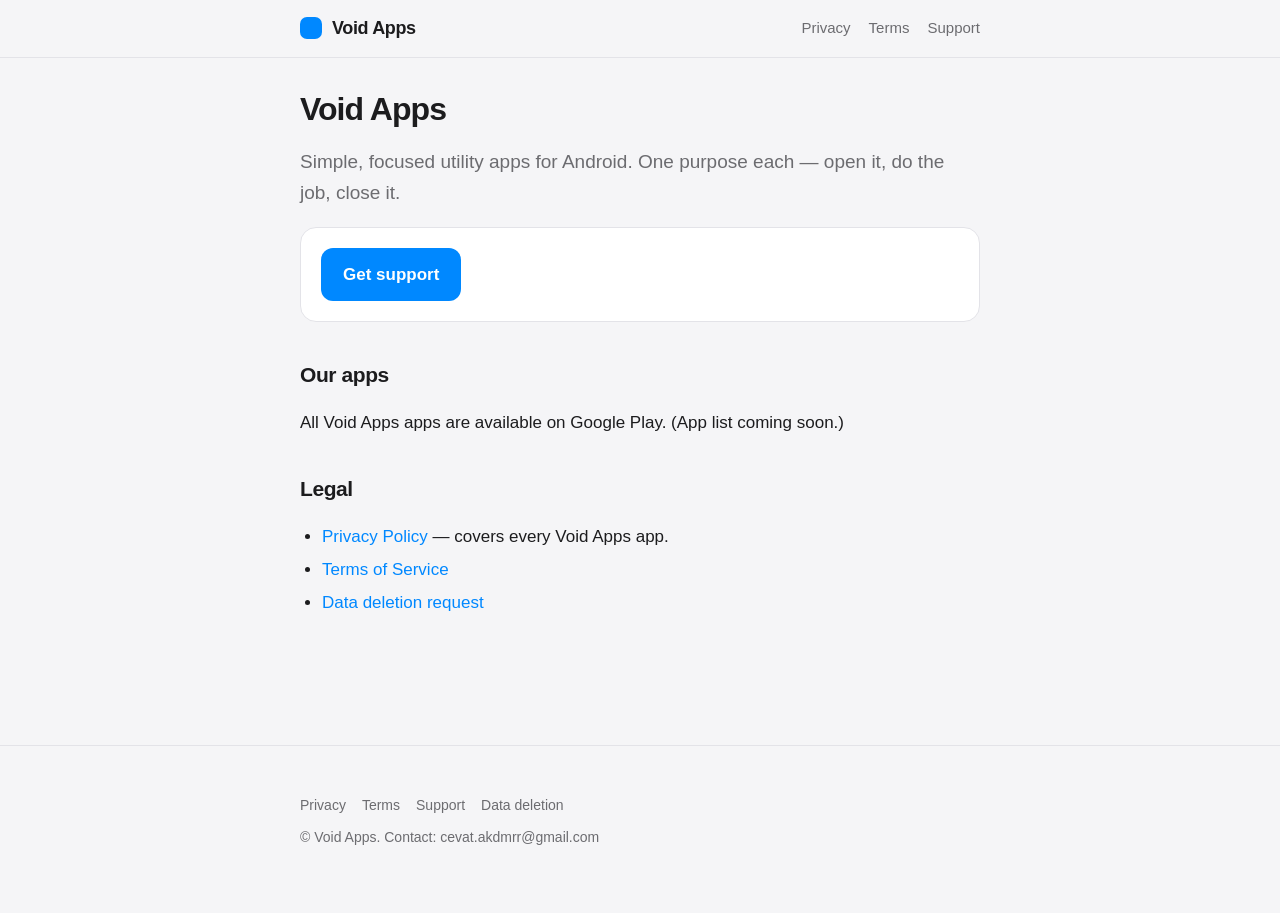
<file: index.html>
<!DOCTYPE html>
<html lang="en">
<head>
  <meta charset="utf-8" />
  <meta name="viewport" content="width=device-width, initial-scale=1" />
  <title>Void Apps</title>
  <meta name="description" content="Void Apps — simple, focused utility apps for Android." />
  <link rel="stylesheet" href="style.css" />
  <meta name="google-site-verification" content="SGgpcbIpQhHOWS-4QUq7Vo82llRJT5OQqD9Vr8IPdBI" />
</head>
<body>
  <header class="site">
    <div class="bar">
      <a class="brand" href="index.html"><span class="dot"></span> Void Apps</a>
      <nav>
        <a href="privacy.html">Privacy</a>
        <a href="terms.html">Terms</a>
        <a href="support.html">Support</a>
      </nav>
    </div>
  </header>

  <main class="wrap">
    <h1>Void Apps</h1>
    <p class="lede">Simple, focused utility apps for Android. One purpose each — open it, do the job, close it.</p>

    <div class="card">
      <a class="btn" href="support.html">Get support</a>
    </div>

    <h2>Our apps</h2>
    <p>All Void Apps apps are available on Google Play. (App list coming soon.)</p>

    <h2>Legal</h2>
    <ul>
      <li><a href="privacy.html">Privacy Policy</a> — covers every Void Apps app.</li>
      <li><a href="terms.html">Terms of Service</a></li>
      <li><a href="data-deletion.html">Data deletion request</a></li>
    </ul>
  </main>

  <footer class="site">
    <div class="wrap">
      <div class="links">
        <a href="privacy.html">Privacy</a>
        <a href="terms.html">Terms</a>
        <a href="support.html">Support</a>
        <a href="data-deletion.html">Data deletion</a>
      </div>
      <div>© Void Apps. Contact: <a href="mailto:cevat.akdmrr@gmail.com">cevat.akdmrr@gmail.com</a></div>
    </div>
  </footer>
</body>
</html>
</file>
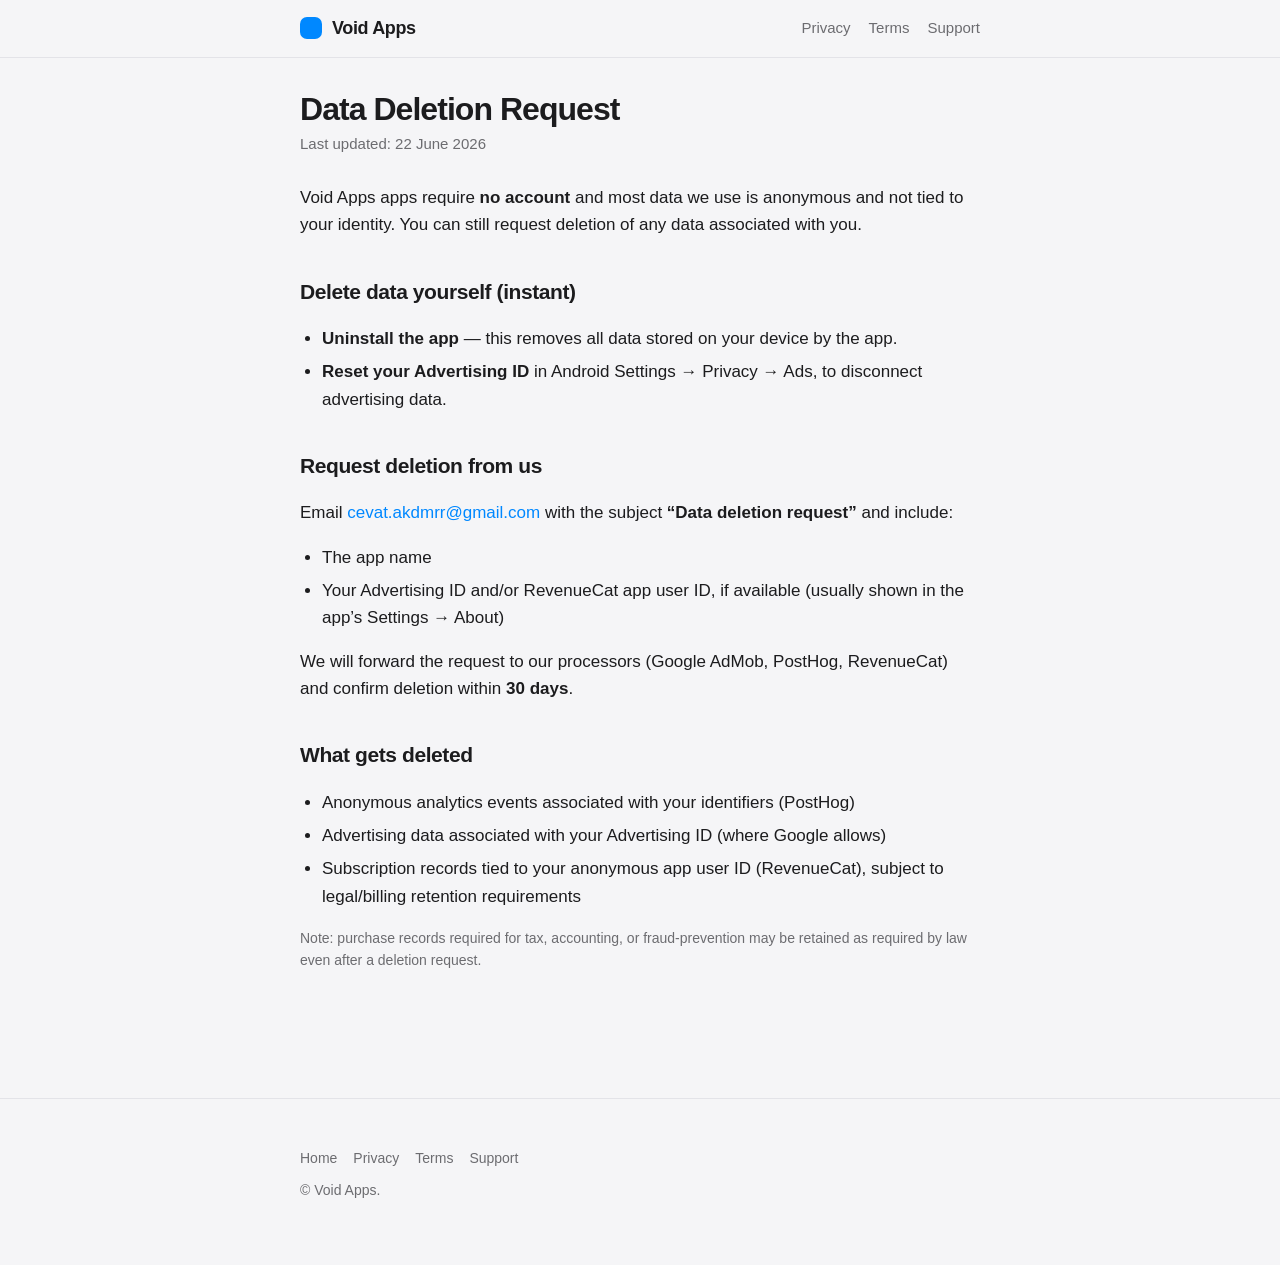
<file: data-deletion.html>
<!DOCTYPE html>
<html lang="en">
<head>
  <meta charset="utf-8" />
  <meta name="viewport" content="width=device-width, initial-scale=1" />
  <title>Data Deletion — Void Apps</title>
  <meta name="description" content="How to request deletion of your data for Void Apps." />
  <link rel="stylesheet" href="style.css" />
</head>
<body>
  <header class="site">
    <div class="bar">
      <a class="brand" href="index.html"><span class="dot"></span> Void Apps</a>
      <nav>
        <a href="privacy.html">Privacy</a>
        <a href="terms.html">Terms</a>
        <a href="support.html">Support</a>
      </nav>
    </div>
  </header>

  <main class="wrap">
    <h1>Data Deletion Request</h1>
    <p class="updated">Last updated: 22 June 2026</p>

    <p>Void Apps apps require <strong>no account</strong> and most data we use is
      anonymous and not tied to your identity. You can still request deletion of
      any data associated with you.</p>

    <h2>Delete data yourself (instant)</h2>
    <ul>
      <li><strong>Uninstall the app</strong> — this removes all data stored on your
        device by the app.</li>
      <li><strong>Reset your Advertising ID</strong> in Android Settings → Privacy →
        Ads, to disconnect advertising data.</li>
    </ul>

    <h2>Request deletion from us</h2>
    <p>Email <a href="mailto:cevat.akdmrr@gmail.com?subject=Data%20deletion%20request">cevat.akdmrr@gmail.com</a>
      with the subject <strong>“Data deletion request”</strong> and include:</p>
    <ul>
      <li>The app name</li>
      <li>Your Advertising ID and/or RevenueCat app user ID, if available
        (usually shown in the app’s Settings → About)</li>
    </ul>
    <p>We will forward the request to our processors (Google AdMob, PostHog,
      RevenueCat) and confirm deletion within <strong>30 days</strong>.</p>

    <h2>What gets deleted</h2>
    <ul>
      <li>Anonymous analytics events associated with your identifiers (PostHog)</li>
      <li>Advertising data associated with your Advertising ID (where Google allows)</li>
      <li>Subscription records tied to your anonymous app user ID (RevenueCat),
        subject to legal/billing retention requirements</li>
    </ul>
    <p class="fine">Note: purchase records required for tax, accounting, or
      fraud-prevention may be retained as required by law even after a deletion
      request.</p>
  </main>

  <footer class="site">
    <div class="wrap">
      <div class="links">
        <a href="index.html">Home</a>
        <a href="privacy.html">Privacy</a>
        <a href="terms.html">Terms</a>
        <a href="support.html">Support</a>
      </div>
      <div>© Void Apps.</div>
    </div>
  </footer>
</body>
</html>
</file>
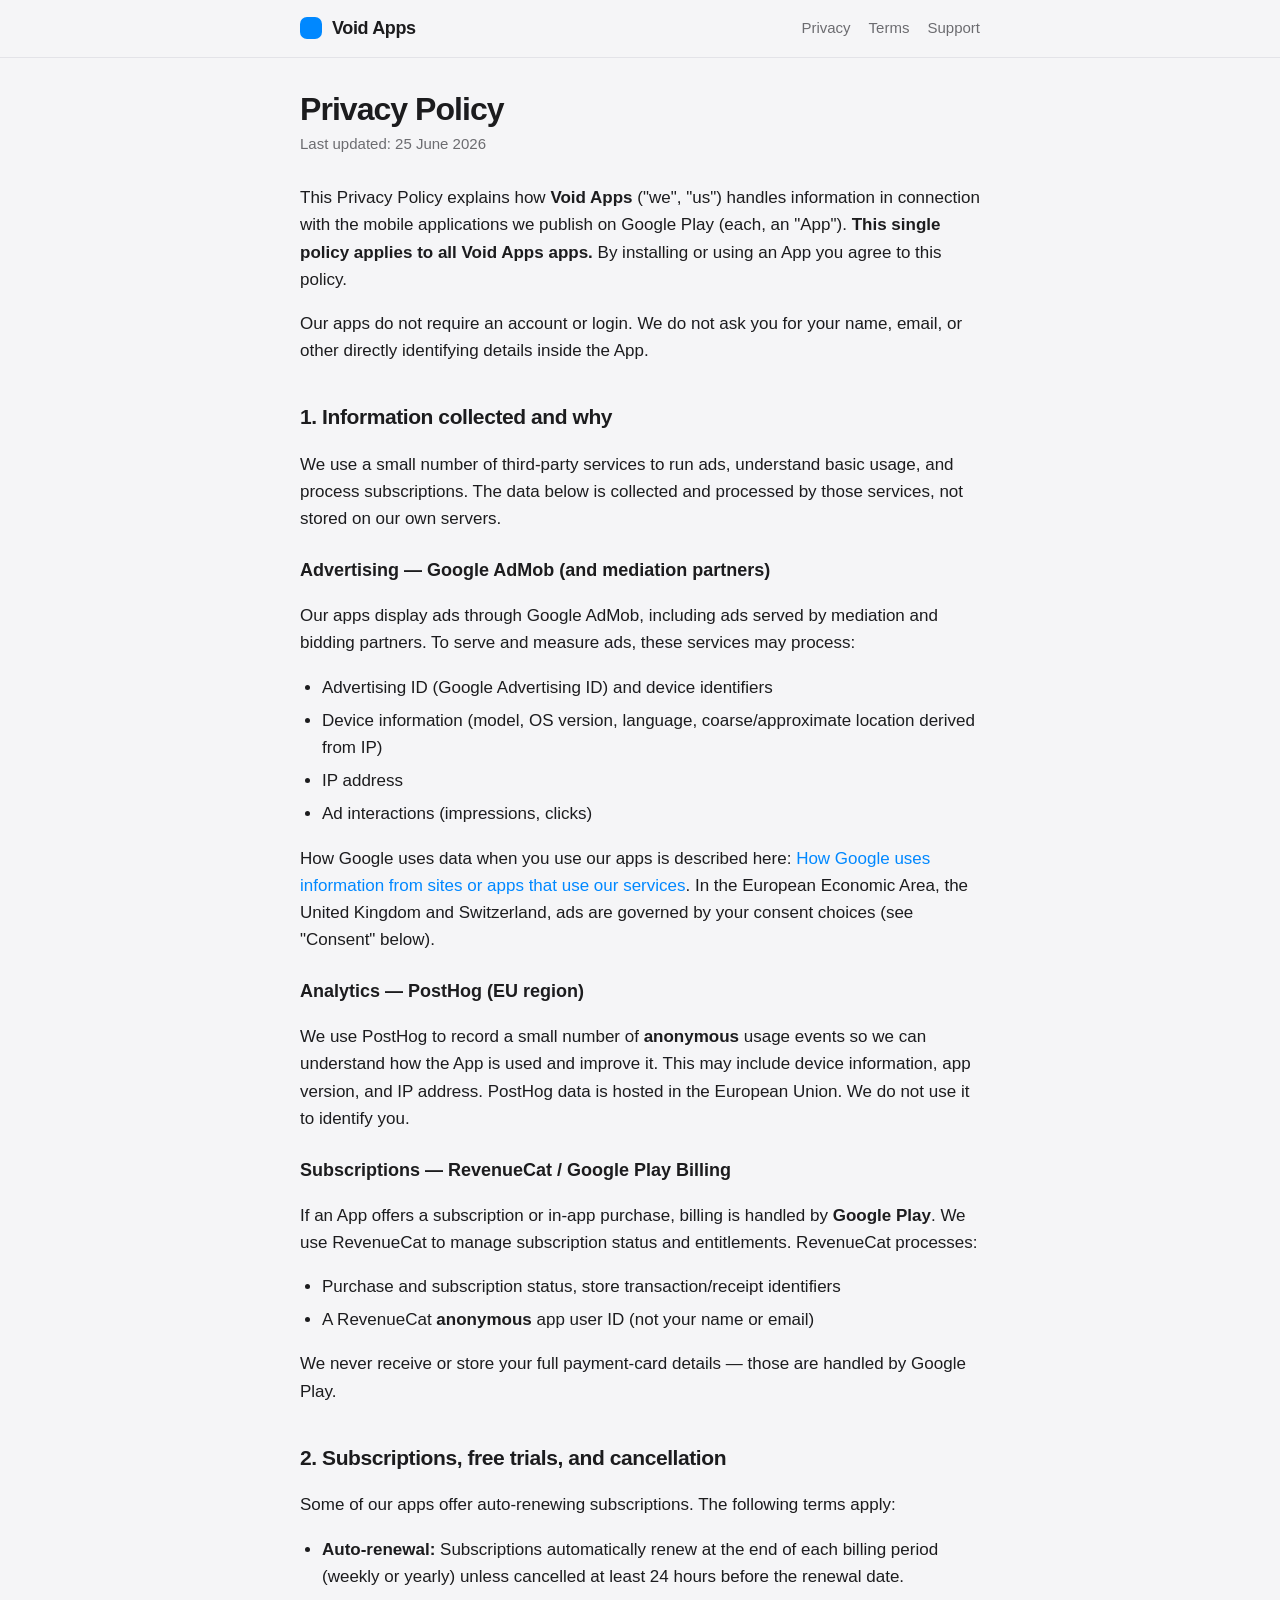
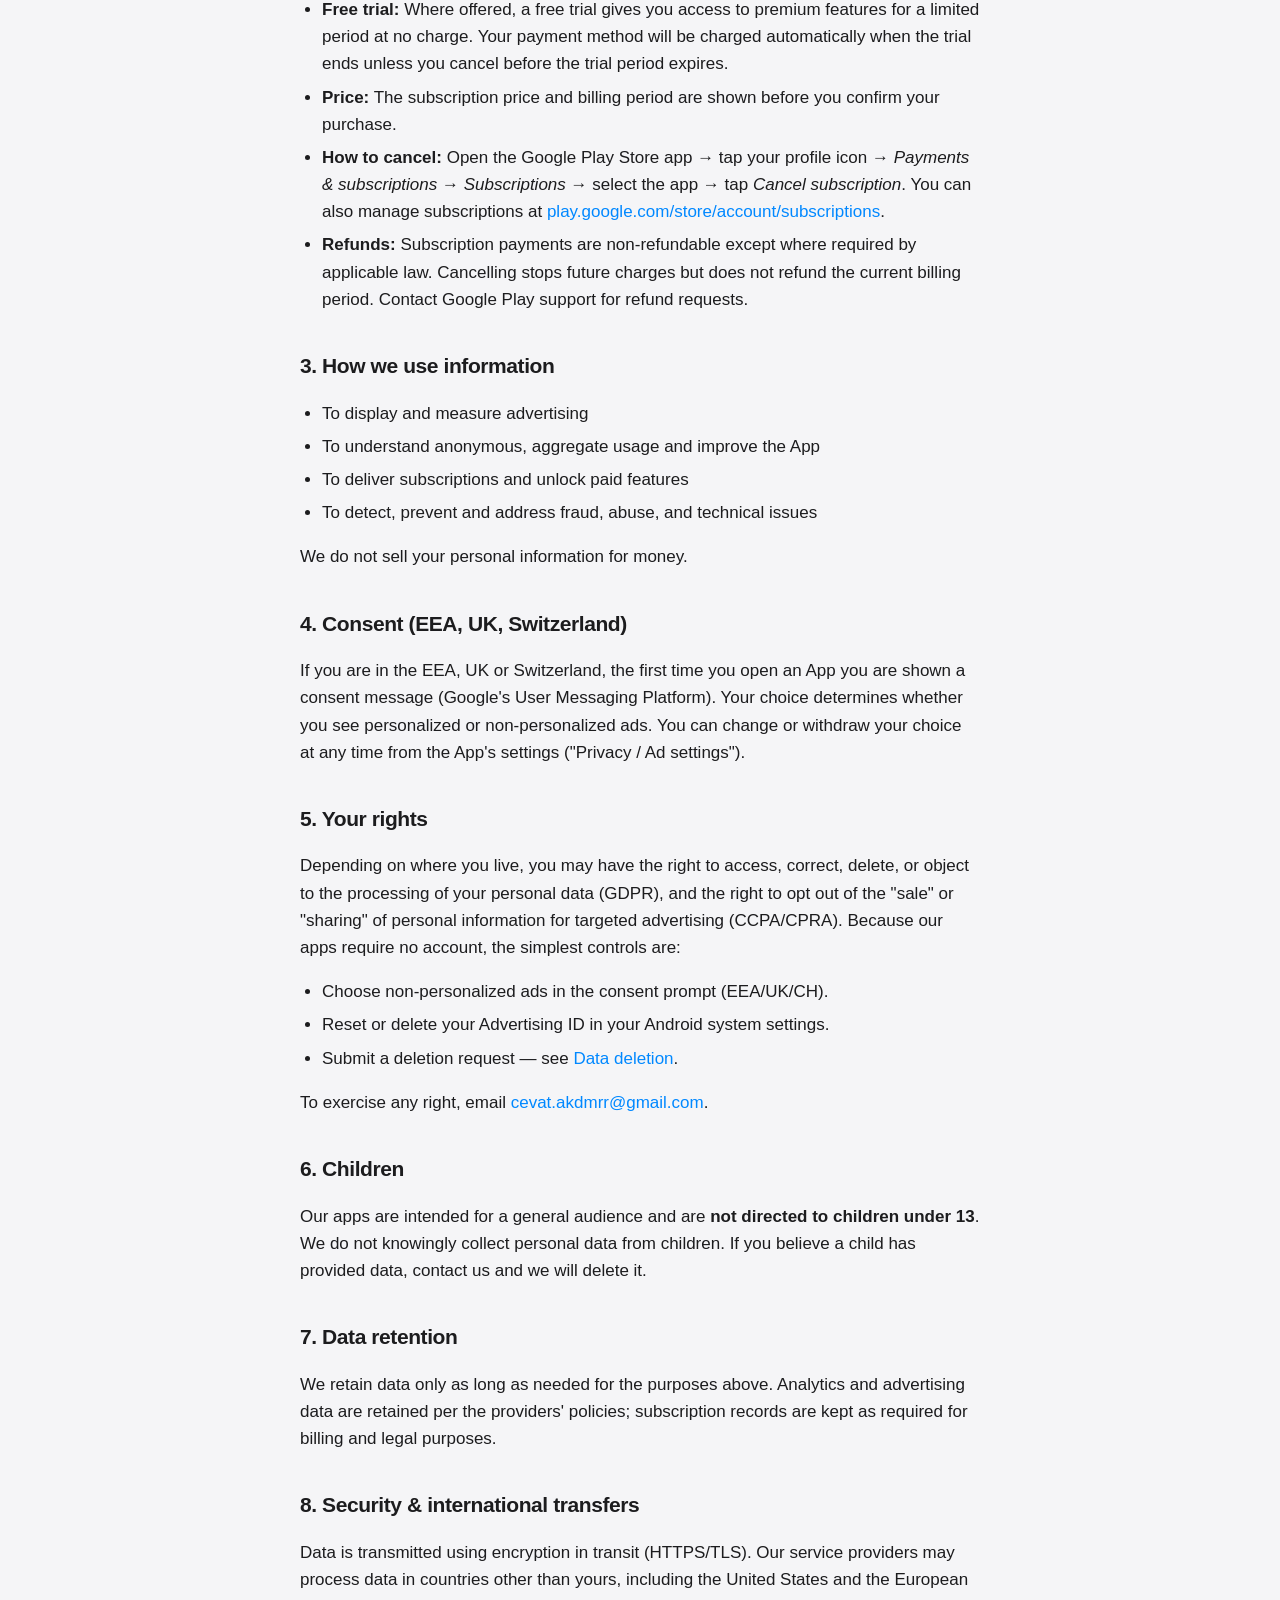
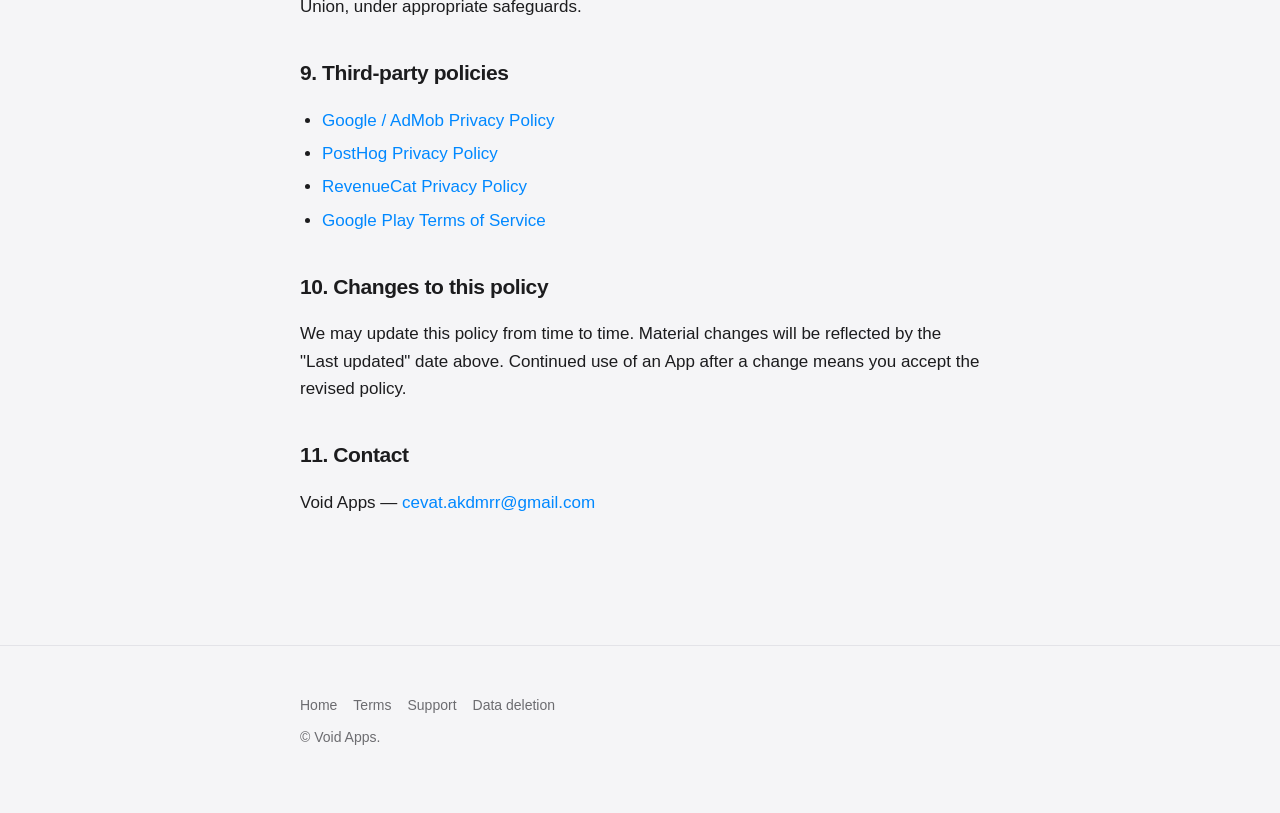
<file: privacy.html>
<!DOCTYPE html>
<html lang="en">
<head>
  <meta charset="utf-8" />
  <meta name="viewport" content="width=device-width, initial-scale=1" />
  <title>Privacy Policy — Void Apps</title>
  <meta name="description" content="Privacy Policy for all apps published by Void Apps on Google Play." />
  <link rel="stylesheet" href="style.css" />
</head>
<body>
  <header class="site">
    <div class="bar">
      <a class="brand" href="index.html"><span class="dot"></span> Void Apps</a>
      <nav>
        <a href="privacy.html">Privacy</a>
        <a href="terms.html">Terms</a>
        <a href="support.html">Support</a>
      </nav>
    </div>
  </header>

  <main class="wrap">
    <h1>Privacy Policy</h1>
    <p class="updated">Last updated: 25 June 2026</p>

    <p>This Privacy Policy explains how <strong>Void Apps</strong> ("we", "us")
      handles information in connection with the mobile applications we publish on
      Google Play (each, an "App"). <strong>This single policy applies to all
      Void Apps apps.</strong> By installing or using an App you agree to this
      policy.</p>

    <p>Our apps do not require an account or login. We do not ask you for your
      name, email, or other directly identifying details inside the App.</p>

    <h2>1. Information collected and why</h2>
    <p>We use a small number of third-party services to run ads, understand basic
      usage, and process subscriptions. The data below is collected and processed
      by those services, not stored on our own servers.</p>

    <h3>Advertising — Google AdMob (and mediation partners)</h3>
    <p>Our apps display ads through Google AdMob, including ads served by mediation
      and bidding partners. To serve and measure ads, these services may process:</p>
    <ul>
      <li>Advertising ID (Google Advertising ID) and device identifiers</li>
      <li>Device information (model, OS version, language, coarse/approximate location derived from IP)</li>
      <li>IP address</li>
      <li>Ad interactions (impressions, clicks)</li>
    </ul>
    <p>How Google uses data when you use our apps is described here:
      <a href="https://policies.google.com/technologies/partner-sites" target="_blank" rel="noopener">How Google uses information from sites or apps that use our services</a>.
      In the European Economic Area, the United Kingdom and Switzerland, ads are
      governed by your consent choices (see "Consent" below).</p>

    <h3>Analytics — PostHog (EU region)</h3>
    <p>We use PostHog to record a small number of <strong>anonymous</strong> usage
      events so we can understand how the App is used and improve it. This may
      include device information, app version, and IP address. PostHog data is
      hosted in the European Union. We do not use it to identify you.</p>

    <h3>Subscriptions — RevenueCat / Google Play Billing</h3>
    <p>If an App offers a subscription or in-app purchase, billing is handled by
      <strong>Google Play</strong>. We use RevenueCat to manage subscription
      status and entitlements. RevenueCat processes:</p>
    <ul>
      <li>Purchase and subscription status, store transaction/receipt identifiers</li>
      <li>A RevenueCat <strong>anonymous</strong> app user ID (not your name or email)</li>
    </ul>
    <p>We never receive or store your full payment-card details — those are handled
      by Google Play.</p>

    <h2>2. Subscriptions, free trials, and cancellation</h2>
    <p>Some of our apps offer auto-renewing subscriptions. The following terms apply:</p>
    <ul>
      <li><strong>Auto-renewal:</strong> Subscriptions automatically renew at the end of each billing period (weekly or yearly) unless cancelled at least 24 hours before the renewal date.</li>
      <li><strong>Free trial:</strong> Where offered, a free trial gives you access to premium features for a limited period at no charge. Your payment method will be charged automatically when the trial ends unless you cancel before the trial period expires.</li>
      <li><strong>Price:</strong> The subscription price and billing period are shown before you confirm your purchase.</li>
      <li><strong>How to cancel:</strong> Open the Google Play Store app &rarr; tap your profile icon &rarr; <em>Payments &amp; subscriptions</em> &rarr; <em>Subscriptions</em> &rarr; select the app &rarr; tap <em>Cancel subscription</em>. You can also manage subscriptions at <a href="https://play.google.com/store/account/subscriptions" target="_blank" rel="noopener">play.google.com/store/account/subscriptions</a>.</li>
      <li><strong>Refunds:</strong> Subscription payments are non-refundable except where required by applicable law. Cancelling stops future charges but does not refund the current billing period. Contact Google Play support for refund requests.</li>
    </ul>

    <h2>3. How we use information</h2>
    <ul>
      <li>To display and measure advertising</li>
      <li>To understand anonymous, aggregate usage and improve the App</li>
      <li>To deliver subscriptions and unlock paid features</li>
      <li>To detect, prevent and address fraud, abuse, and technical issues</li>
    </ul>
    <p>We do not sell your personal information for money.</p>

    <h2>4. Consent (EEA, UK, Switzerland)</h2>
    <p>If you are in the EEA, UK or Switzerland, the first time you open an App you
      are shown a consent message (Google's User Messaging Platform). Your choice
      determines whether you see personalized or non-personalized ads. You can
      change or withdraw your choice at any time from the App's settings ("Privacy
      / Ad settings").</p>

    <h2>5. Your rights</h2>
    <p>Depending on where you live, you may have the right to access, correct,
      delete, or object to the processing of your personal data (GDPR), and the
      right to opt out of the "sale" or "sharing" of personal information for
      targeted advertising (CCPA/CPRA). Because our apps require no account, the
      simplest controls are:</p>
    <ul>
      <li>Choose non-personalized ads in the consent prompt (EEA/UK/CH).</li>
      <li>Reset or delete your Advertising ID in your Android system settings.</li>
      <li>Submit a deletion request — see <a href="data-deletion.html">Data deletion</a>.</li>
    </ul>
    <p>To exercise any right, email <a href="mailto:cevat.akdmrr@gmail.com">cevat.akdmrr@gmail.com</a>.</p>

    <h2>6. Children</h2>
    <p>Our apps are intended for a general audience and are <strong>not directed to
      children under 13</strong>. We do not knowingly collect personal data from
      children. If you believe a child has provided data, contact us and we will
      delete it.</p>

    <h2>7. Data retention</h2>
    <p>We retain data only as long as needed for the purposes above. Analytics and
      advertising data are retained per the providers' policies; subscription
      records are kept as required for billing and legal purposes.</p>

    <h2>8. Security &amp; international transfers</h2>
    <p>Data is transmitted using encryption in transit (HTTPS/TLS). Our service
      providers may process data in countries other than yours, including the
      United States and the European Union, under appropriate safeguards.</p>

    <h2>9. Third-party policies</h2>
    <ul>
      <li><a href="https://policies.google.com/privacy" target="_blank" rel="noopener">Google / AdMob Privacy Policy</a></li>
      <li><a href="https://posthog.com/privacy" target="_blank" rel="noopener">PostHog Privacy Policy</a></li>
      <li><a href="https://www.revenuecat.com/privacy" target="_blank" rel="noopener">RevenueCat Privacy Policy</a></li>
      <li><a href="https://play.google.com/about/play-terms/" target="_blank" rel="noopener">Google Play Terms of Service</a></li>
    </ul>

    <h2>10. Changes to this policy</h2>
    <p>We may update this policy from time to time. Material changes will be
      reflected by the "Last updated" date above. Continued use of an App after a
      change means you accept the revised policy.</p>

    <h2>11. Contact</h2>
    <p>Void Apps — <a href="mailto:cevat.akdmrr@gmail.com">cevat.akdmrr@gmail.com</a></p>
  </main>

  <footer class="site">
    <div class="wrap">
      <div class="links">
        <a href="index.html">Home</a>
        <a href="terms.html">Terms</a>
        <a href="support.html">Support</a>
        <a href="data-deletion.html">Data deletion</a>
      </div>
      <div>&copy; Void Apps.</div>
    </div>
  </footer>
</body>
</html>
</file>
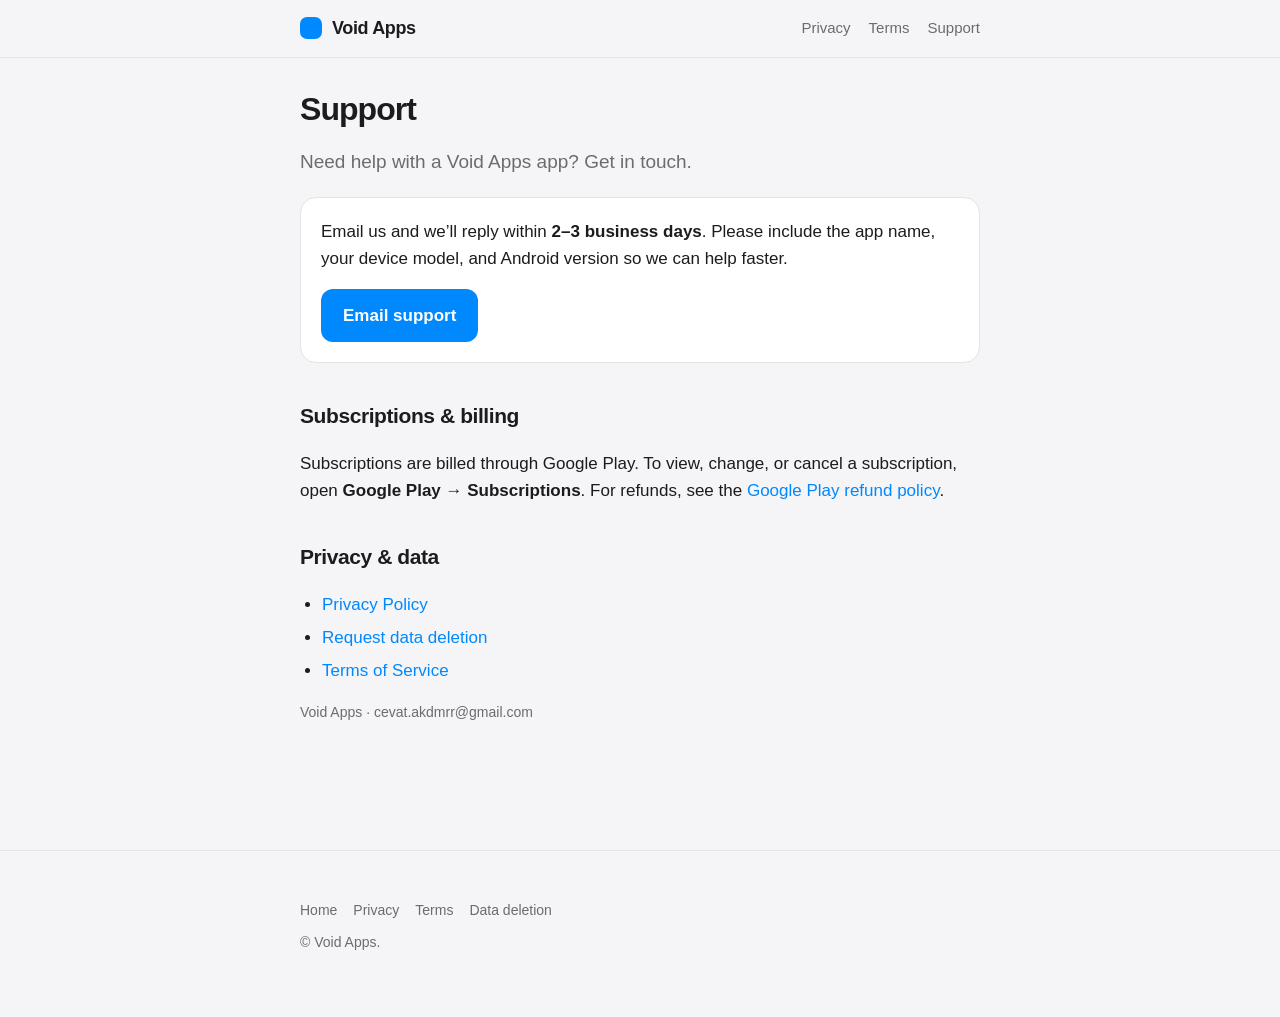
<file: support.html>
<!DOCTYPE html>
<html lang="en">
<head>
  <meta charset="utf-8" />
  <meta name="viewport" content="width=device-width, initial-scale=1" />
  <title>Support — Void Apps</title>
  <meta name="description" content="Support and contact for Void Apps." />
  <link rel="stylesheet" href="style.css" />
</head>
<body>
  <header class="site">
    <div class="bar">
      <a class="brand" href="index.html"><span class="dot"></span> Void Apps</a>
      <nav>
        <a href="privacy.html">Privacy</a>
        <a href="terms.html">Terms</a>
        <a href="support.html">Support</a>
      </nav>
    </div>
  </header>

  <main class="wrap">
    <h1>Support</h1>
    <p class="lede">Need help with a Void Apps app? Get in touch.</p>

    <div class="card">
      <p style="margin-top:0">Email us and we’ll reply within <strong>2–3 business days</strong>.
        Please include the app name, your device model, and Android version so we
        can help faster.</p>
      <a class="btn" href="mailto:cevat.akdmrr@gmail.com?subject=Void%20Apps%20support">Email support</a>
    </div>

    <h2>Subscriptions &amp; billing</h2>
    <p>Subscriptions are billed through Google Play. To view, change, or cancel a
      subscription, open <strong>Google Play → Subscriptions</strong>. For refunds,
      see the <a href="https://support.google.com/googleplay/answer/2479637" target="_blank" rel="noopener">Google Play refund policy</a>.</p>

    <h2>Privacy &amp; data</h2>
    <ul>
      <li><a href="privacy.html">Privacy Policy</a></li>
      <li><a href="data-deletion.html">Request data deletion</a></li>
      <li><a href="terms.html">Terms of Service</a></li>
    </ul>

    <p class="fine">Void Apps · cevat.akdmrr@gmail.com</p>
  </main>

  <footer class="site">
    <div class="wrap">
      <div class="links">
        <a href="index.html">Home</a>
        <a href="privacy.html">Privacy</a>
        <a href="terms.html">Terms</a>
        <a href="data-deletion.html">Data deletion</a>
      </div>
      <div>© Void Apps.</div>
    </div>
  </footer>
</body>
</html>
</file>
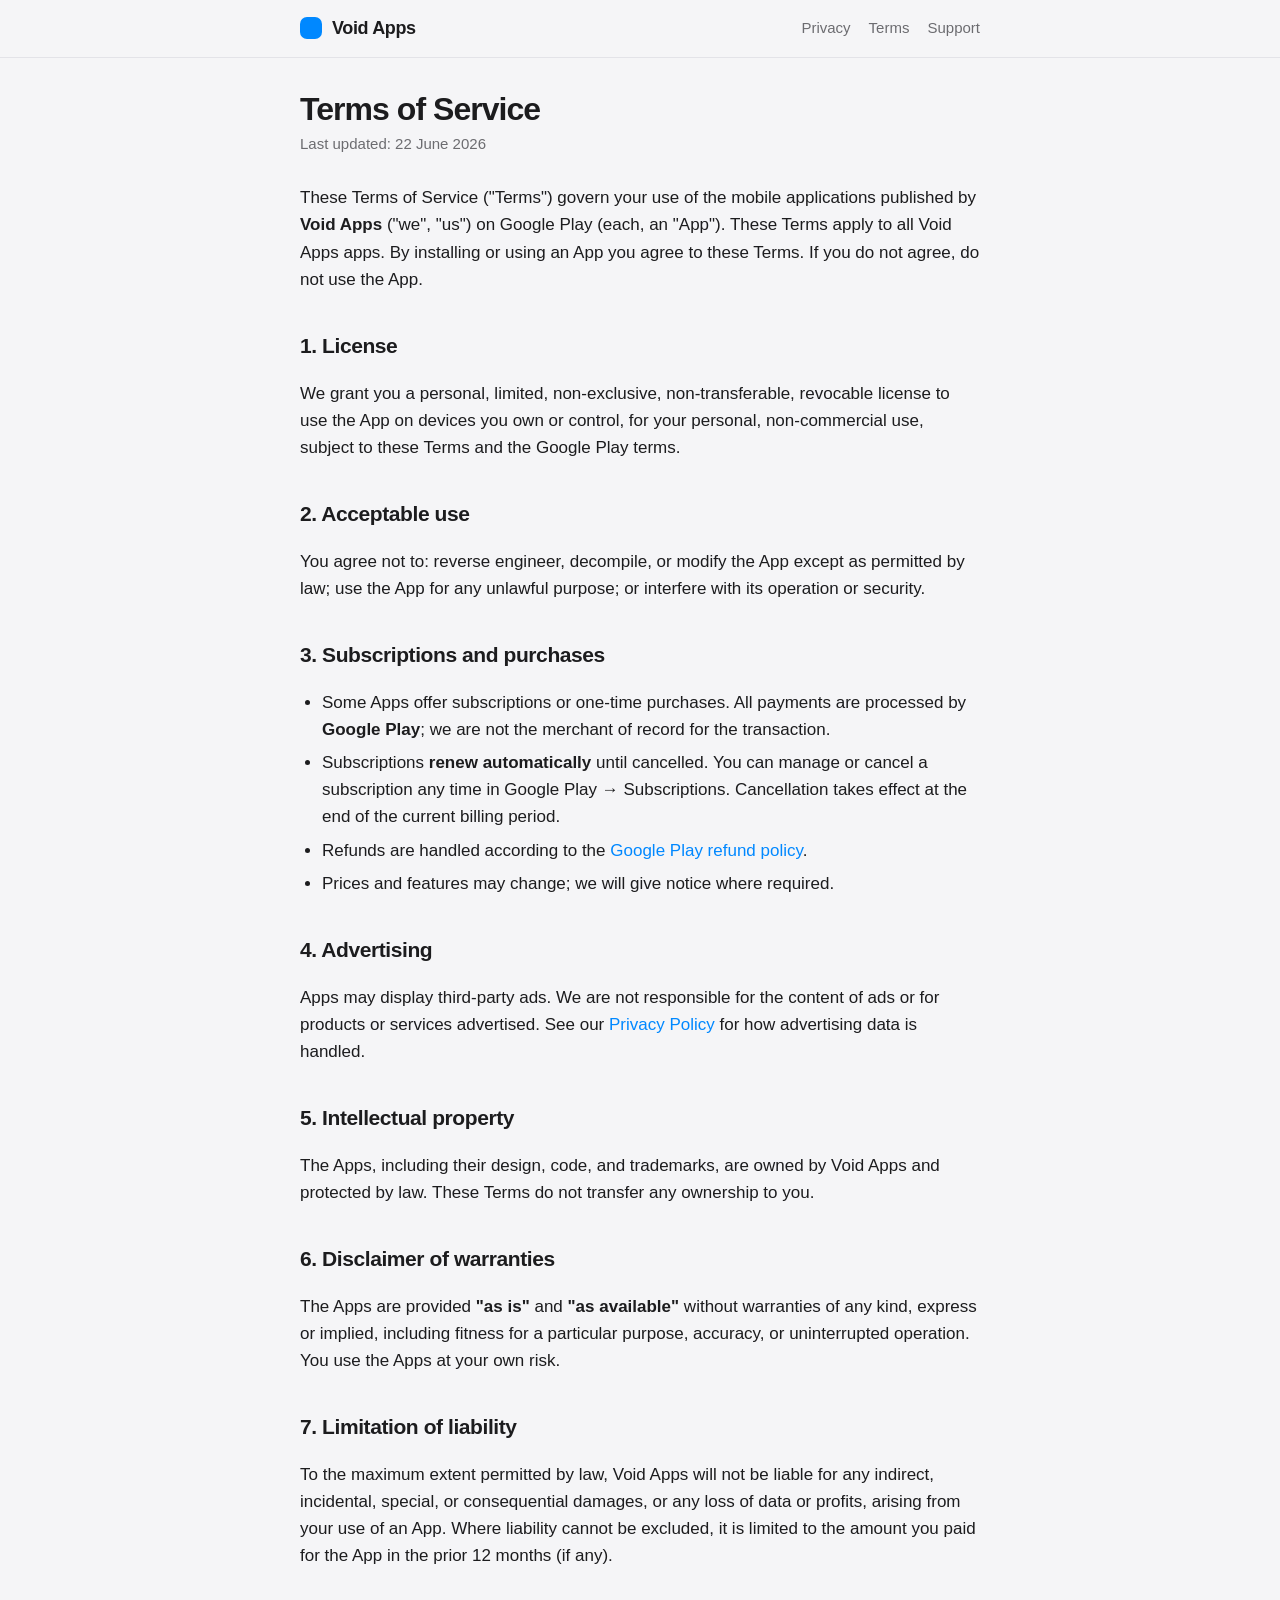
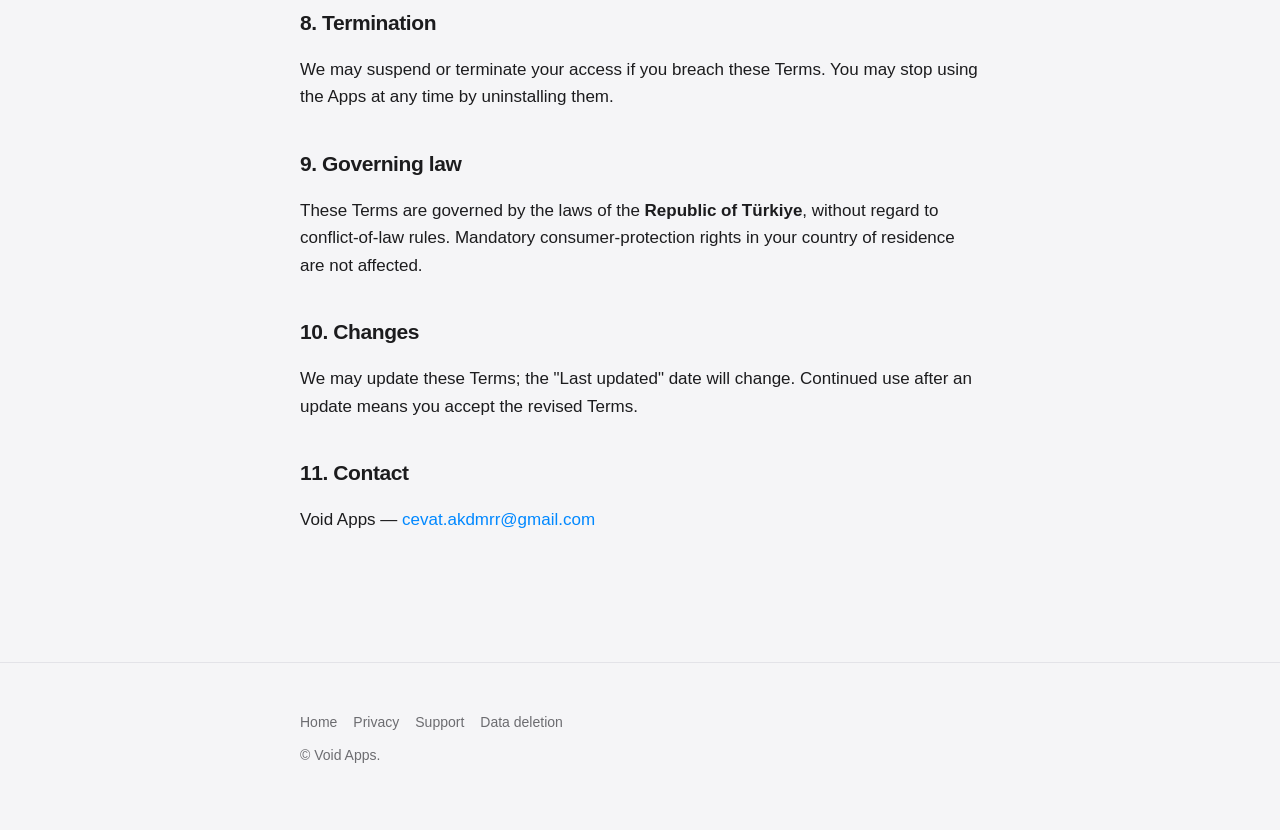
<file: terms.html>
<!DOCTYPE html>
<html lang="en">
<head>
  <meta charset="utf-8" />
  <meta name="viewport" content="width=device-width, initial-scale=1" />
  <title>Terms of Service — Void Apps</title>
  <meta name="description" content="Terms of Service for all apps published by Void Apps." />
  <link rel="stylesheet" href="style.css" />
</head>
<body>
  <header class="site">
    <div class="bar">
      <a class="brand" href="index.html"><span class="dot"></span> Void Apps</a>
      <nav>
        <a href="privacy.html">Privacy</a>
        <a href="terms.html">Terms</a>
        <a href="support.html">Support</a>
      </nav>
    </div>
  </header>

  <main class="wrap">
    <h1>Terms of Service</h1>
    <p class="updated">Last updated: 22 June 2026</p>

    <p>These Terms of Service ("Terms") govern your use of the mobile applications
      published by <strong>Void Apps</strong> ("we", "us") on Google Play (each, an
      "App"). These Terms apply to all Void Apps apps. By installing or using an
      App you agree to these Terms. If you do not agree, do not use the App.</p>

    <h2>1. License</h2>
    <p>We grant you a personal, limited, non-exclusive, non-transferable, revocable
      license to use the App on devices you own or control, for your personal,
      non-commercial use, subject to these Terms and the Google Play terms.</p>

    <h2>2. Acceptable use</h2>
    <p>You agree not to: reverse engineer, decompile, or modify the App except as
      permitted by law; use the App for any unlawful purpose; or interfere with its
      operation or security.</p>

    <h2>3. Subscriptions and purchases</h2>
    <ul>
      <li>Some Apps offer subscriptions or one-time purchases. All payments are
        processed by <strong>Google Play</strong>; we are not the merchant of
        record for the transaction.</li>
      <li>Subscriptions <strong>renew automatically</strong> until cancelled. You
        can manage or cancel a subscription any time in Google Play →
        Subscriptions. Cancellation takes effect at the end of the current billing
        period.</li>
      <li>Refunds are handled according to the
        <a href="https://support.google.com/googleplay/answer/2479637" target="_blank" rel="noopener">Google Play refund policy</a>.</li>
      <li>Prices and features may change; we will give notice where required.</li>
    </ul>

    <h2>4. Advertising</h2>
    <p>Apps may display third-party ads. We are not responsible for the content of
      ads or for products or services advertised. See our
      <a href="privacy.html">Privacy Policy</a> for how advertising data is handled.</p>

    <h2>5. Intellectual property</h2>
    <p>The Apps, including their design, code, and trademarks, are owned by Void
      Apps and protected by law. These Terms do not transfer any ownership to you.</p>

    <h2>6. Disclaimer of warranties</h2>
    <p>The Apps are provided <strong>"as is"</strong> and <strong>"as available"</strong>
      without warranties of any kind, express or implied, including fitness for a
      particular purpose, accuracy, or uninterrupted operation. You use the Apps at
      your own risk.</p>

    <h2>7. Limitation of liability</h2>
    <p>To the maximum extent permitted by law, Void Apps will not be liable for any
      indirect, incidental, special, or consequential damages, or any loss of data
      or profits, arising from your use of an App. Where liability cannot be
      excluded, it is limited to the amount you paid for the App in the prior 12
      months (if any).</p>

    <h2>8. Termination</h2>
    <p>We may suspend or terminate your access if you breach these Terms. You may
      stop using the Apps at any time by uninstalling them.</p>

    <h2>9. Governing law</h2>
    <p>These Terms are governed by the laws of the <strong>Republic of Türkiye</strong>,
      without regard to conflict-of-law rules. Mandatory consumer-protection rights
      in your country of residence are not affected.</p>

    <h2>10. Changes</h2>
    <p>We may update these Terms; the "Last updated" date will change. Continued use
      after an update means you accept the revised Terms.</p>

    <h2>11. Contact</h2>
    <p>Void Apps — <a href="mailto:cevat.akdmrr@gmail.com">cevat.akdmrr@gmail.com</a></p>
  </main>

  <footer class="site">
    <div class="wrap">
      <div class="links">
        <a href="index.html">Home</a>
        <a href="privacy.html">Privacy</a>
        <a href="support.html">Support</a>
        <a href="data-deletion.html">Data deletion</a>
      </div>
      <div>© Void Apps.</div>
    </div>
  </footer>
</body>
</html>
</file>
<file: style.css>
/* Void Apps — shared styles. iOS-style, mobile-first, light + dark. */

:root {
  --brand: #0088ff;
  --brand-press: #006fd6;
  --bg: #f5f5f7;
  --surface: #ffffff;
  --text: #1c1c1e;
  --text-dim: #6c6c70;
  --border: #e3e3e8;
  --radius: 16px;
  --maxw: 720px;
  --font: -apple-system, BlinkMacSystemFont, "Segoe UI", Roboto, "Helvetica Neue",
    Arial, system-ui, sans-serif;
}

@media (prefers-color-scheme: dark) {
  :root {
    --bg: #000000;
    --surface: #1c1c1e;
    --text: #f5f5f7;
    --text-dim: #98989d;
    --border: #2c2c2e;
  }
}

* { box-sizing: border-box; }

html { -webkit-text-size-adjust: 100%; }

body {
  margin: 0;
  font-family: var(--font);
  font-size: 17px;
  line-height: 1.6;
  color: var(--text);
  background: var(--bg);
  -webkit-font-smoothing: antialiased;
}

.wrap {
  max-width: var(--maxw);
  margin: 0 auto;
  padding: 24px 20px 64px;
}

/* Header */
header.site {
  position: sticky;
  top: 0;
  z-index: 10;
  background: color-mix(in srgb, var(--bg) 86%, transparent);
  backdrop-filter: saturate(180%) blur(20px);
  -webkit-backdrop-filter: saturate(180%) blur(20px);
  border-bottom: 1px solid var(--border);
}
header.site .bar {
  max-width: var(--maxw);
  margin: 0 auto;
  padding: 14px 20px;
  display: flex;
  align-items: center;
  gap: 12px;
}
.brand {
  display: inline-flex;
  align-items: center;
  gap: 10px;
  font-weight: 700;
  font-size: 18px;
  letter-spacing: -0.02em;
  color: var(--text);
  text-decoration: none;
}
.brand .dot {
  width: 22px;
  height: 22px;
  border-radius: 7px;
  background: var(--brand);
  display: inline-block;
}
header.site nav {
  margin-left: auto;
  display: flex;
  gap: 18px;
}
header.site nav a {
  color: var(--text-dim);
  text-decoration: none;
  font-size: 15px;
  font-weight: 500;
}
header.site nav a:hover { color: var(--brand); }

/* Typography */
h1 {
  font-size: 32px;
  line-height: 1.2;
  letter-spacing: -0.03em;
  margin: 8px 0 4px;
}
h2 {
  font-size: 21px;
  letter-spacing: -0.02em;
  margin: 36px 0 10px;
}
h3 { font-size: 18px; margin: 24px 0 6px; }
p, li { color: var(--text); }
a { color: var(--brand); text-decoration: none; }
a:hover { text-decoration: underline; }
.updated { color: var(--text-dim); font-size: 15px; margin: 0 0 28px; }
.lede { font-size: 19px; color: var(--text-dim); }
ul { padding-left: 22px; }
li { margin: 6px 0; }
small, .fine { color: var(--text-dim); font-size: 14px; }

/* Cards / buttons */
.card {
  background: var(--surface);
  border: 1px solid var(--border);
  border-radius: var(--radius);
  padding: 20px;
  margin: 16px 0;
}
.btn {
  display: inline-block;
  background: var(--brand);
  color: #fff;
  padding: 13px 22px;
  border-radius: 12px;
  font-weight: 600;
  text-decoration: none;
}
.btn:hover { background: var(--brand-press); text-decoration: none; }

.grid { display: grid; gap: 12px; }

/* Footer */
footer.site {
  border-top: 1px solid var(--border);
  margin-top: 48px;
  padding-top: 24px;
  color: var(--text-dim);
  font-size: 14px;
}
footer.site a { color: var(--text-dim); }
footer.site .links { display: flex; flex-wrap: wrap; gap: 16px; margin-bottom: 10px; }
</file>
